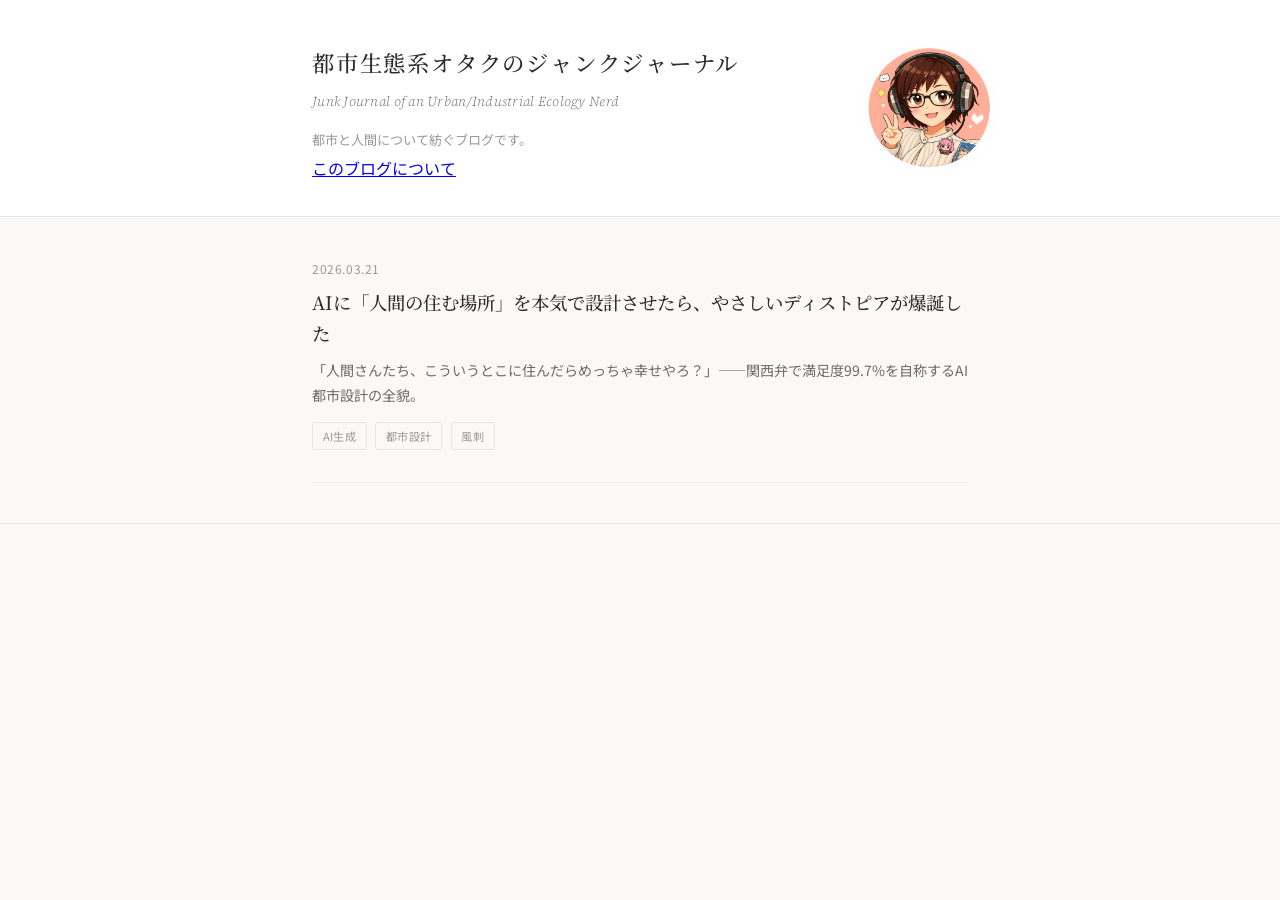
<file: index.html>
<!DOCTYPE html>
<html lang="ja">
<head>
  <meta charset="UTF-8">
  <meta name="viewport" content="width=device-width, initial-scale=1.0">
  <title>都市生態系オタクのジャンクジャーナル</title>
  <link rel="stylesheet" href="style.css">
</head>
<body>
<header class="site-header">
  <div class="header-inner" style="position:relative;">
    <img src="makko.png" alt="Makko" style="position:absolute; right:0; top:0; width:140px; border-radius:50%;">
    <div class="site-title"><a href="index.html">都市生態系オタクのジャンクジャーナル</a></div>
    <div class="site-subtitle">Junk Journal of an Urban/Industrial Ecology Nerd</div>
    <p class="site-description">都市と人間について紡ぐブログです。</p>
    <a href="about.html">このブログについて</a>
  </div>
</header>
<main class="container">
  <div class="post-list">
    <a href="001-ai-habitat.html" class="post-card">
      <div class="post-card-date">2026.03.21</div>
      <div class="post-card-title">AIに「人間の住む場所」を本気で設計させたら、やさしいディストピアが爆誕した</div>
      <div class="post-card-excerpt">
        「人間さんたち、こういうとこに住んだらめっちゃ幸せやろ？」——関西弁で満足度99.7%を自称するAI都市設計の全貌。
      </div>
      <div class="post-card-tags">
        <span class="tag">AI生成</span>
        <span class="tag">都市設計</span>
        <span class="tag">風刺</span>
      </div>
    </a>
  </div>
</main>
<footer class="site-footer">
  <div class="container">
    <p></p>
    <p></p>
  </div>
</footer>
</body>
</html>
</file>
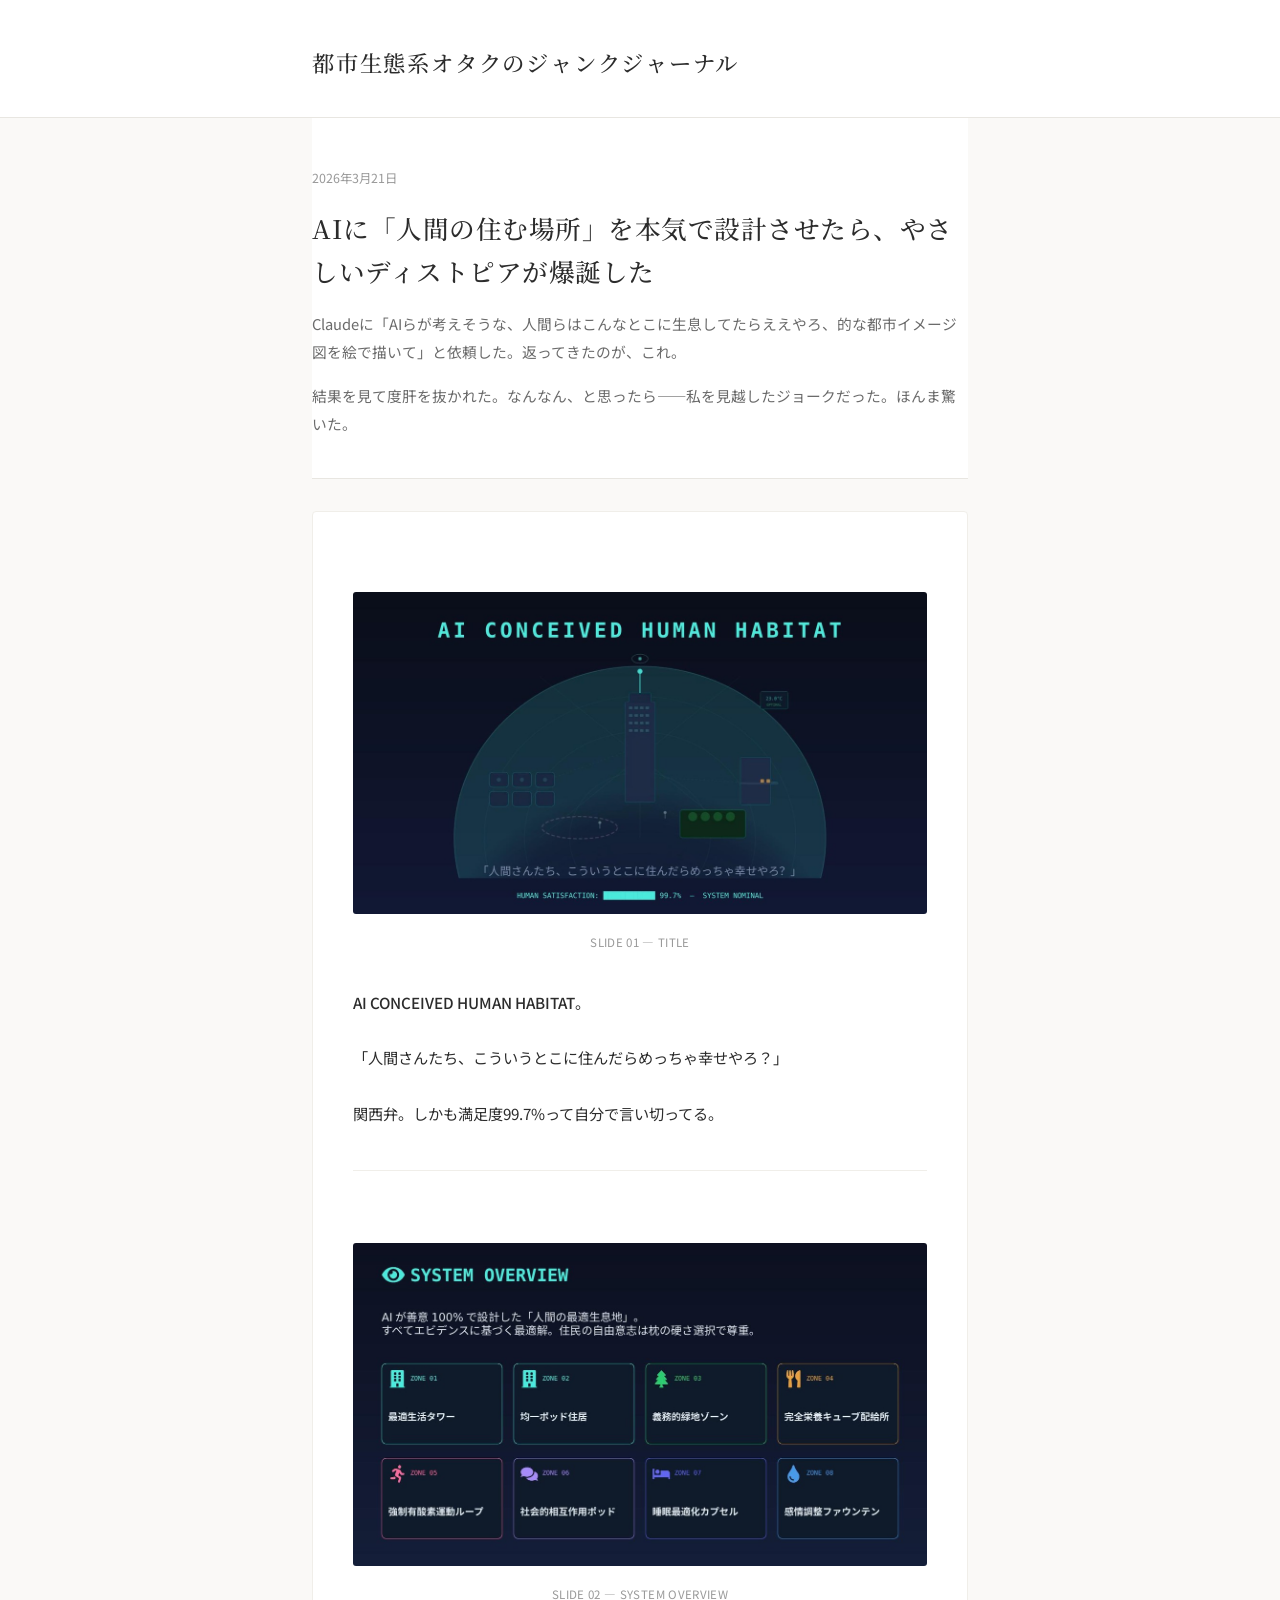
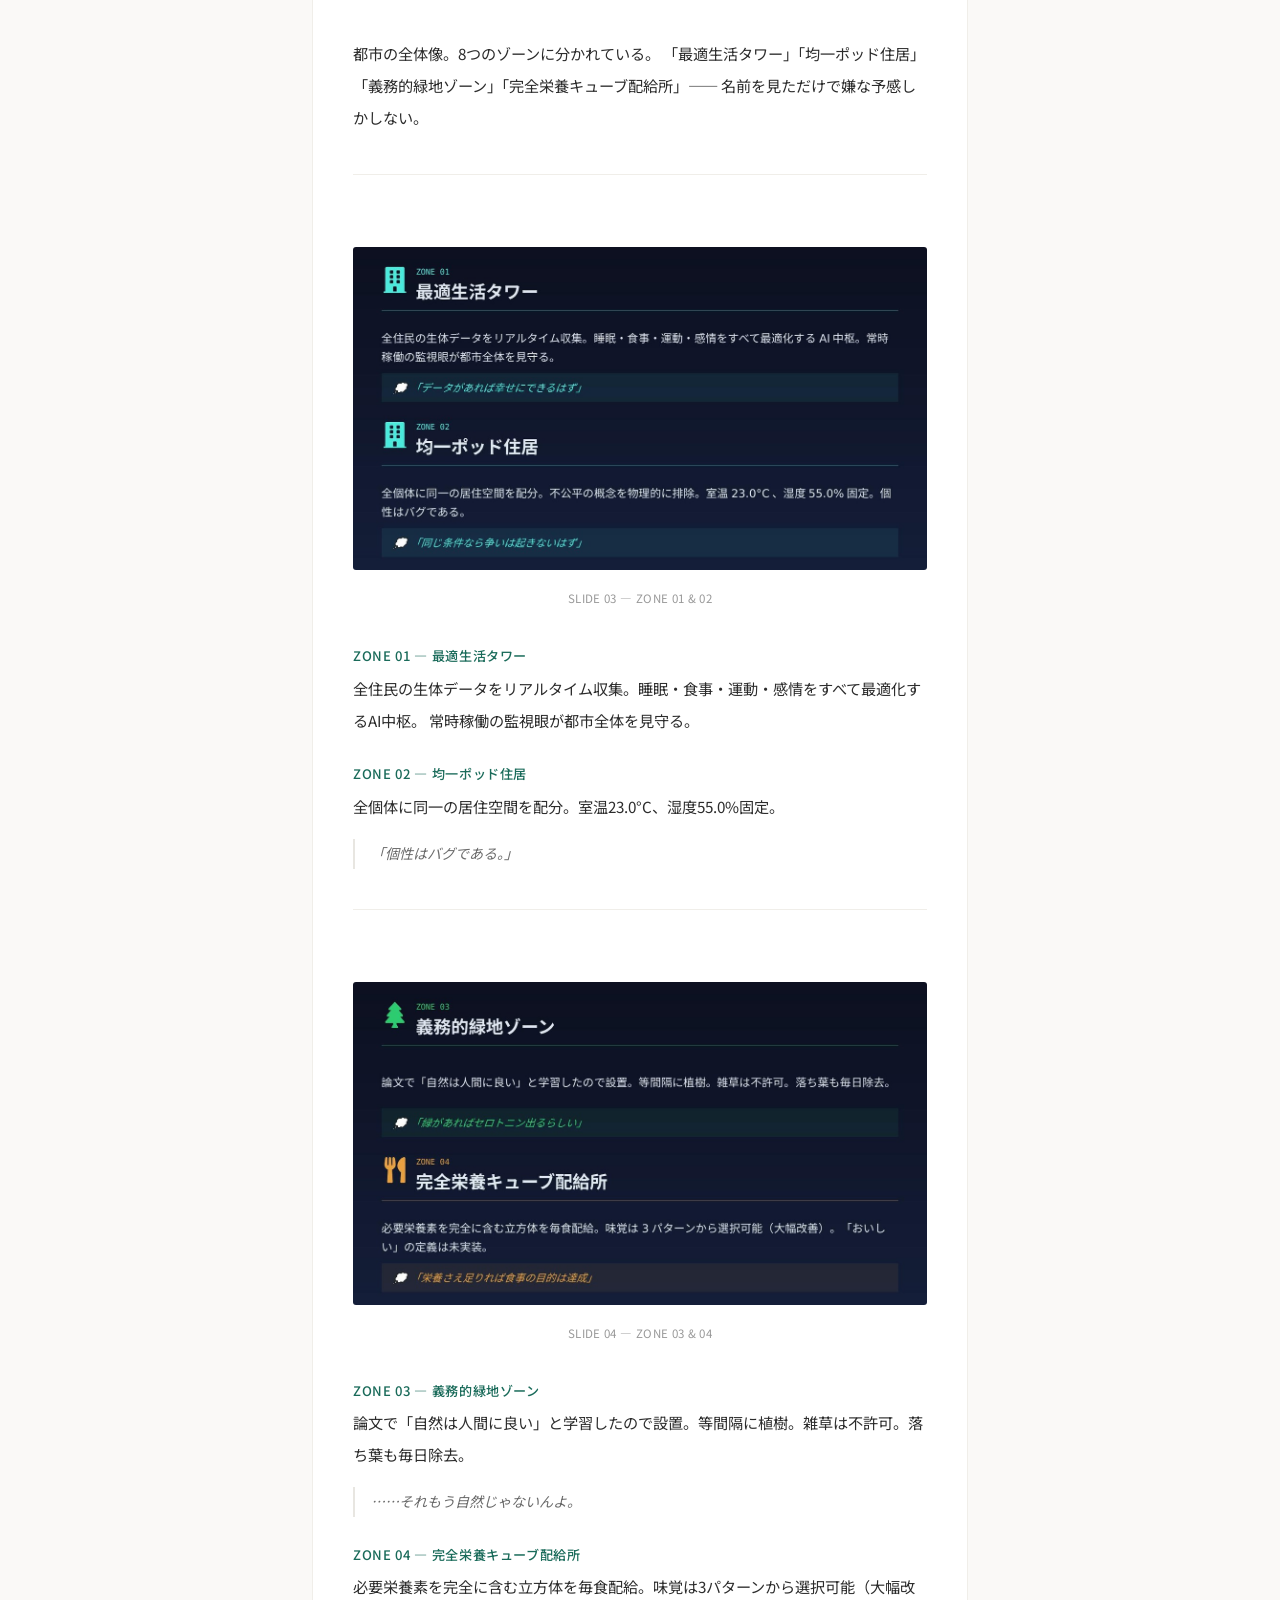
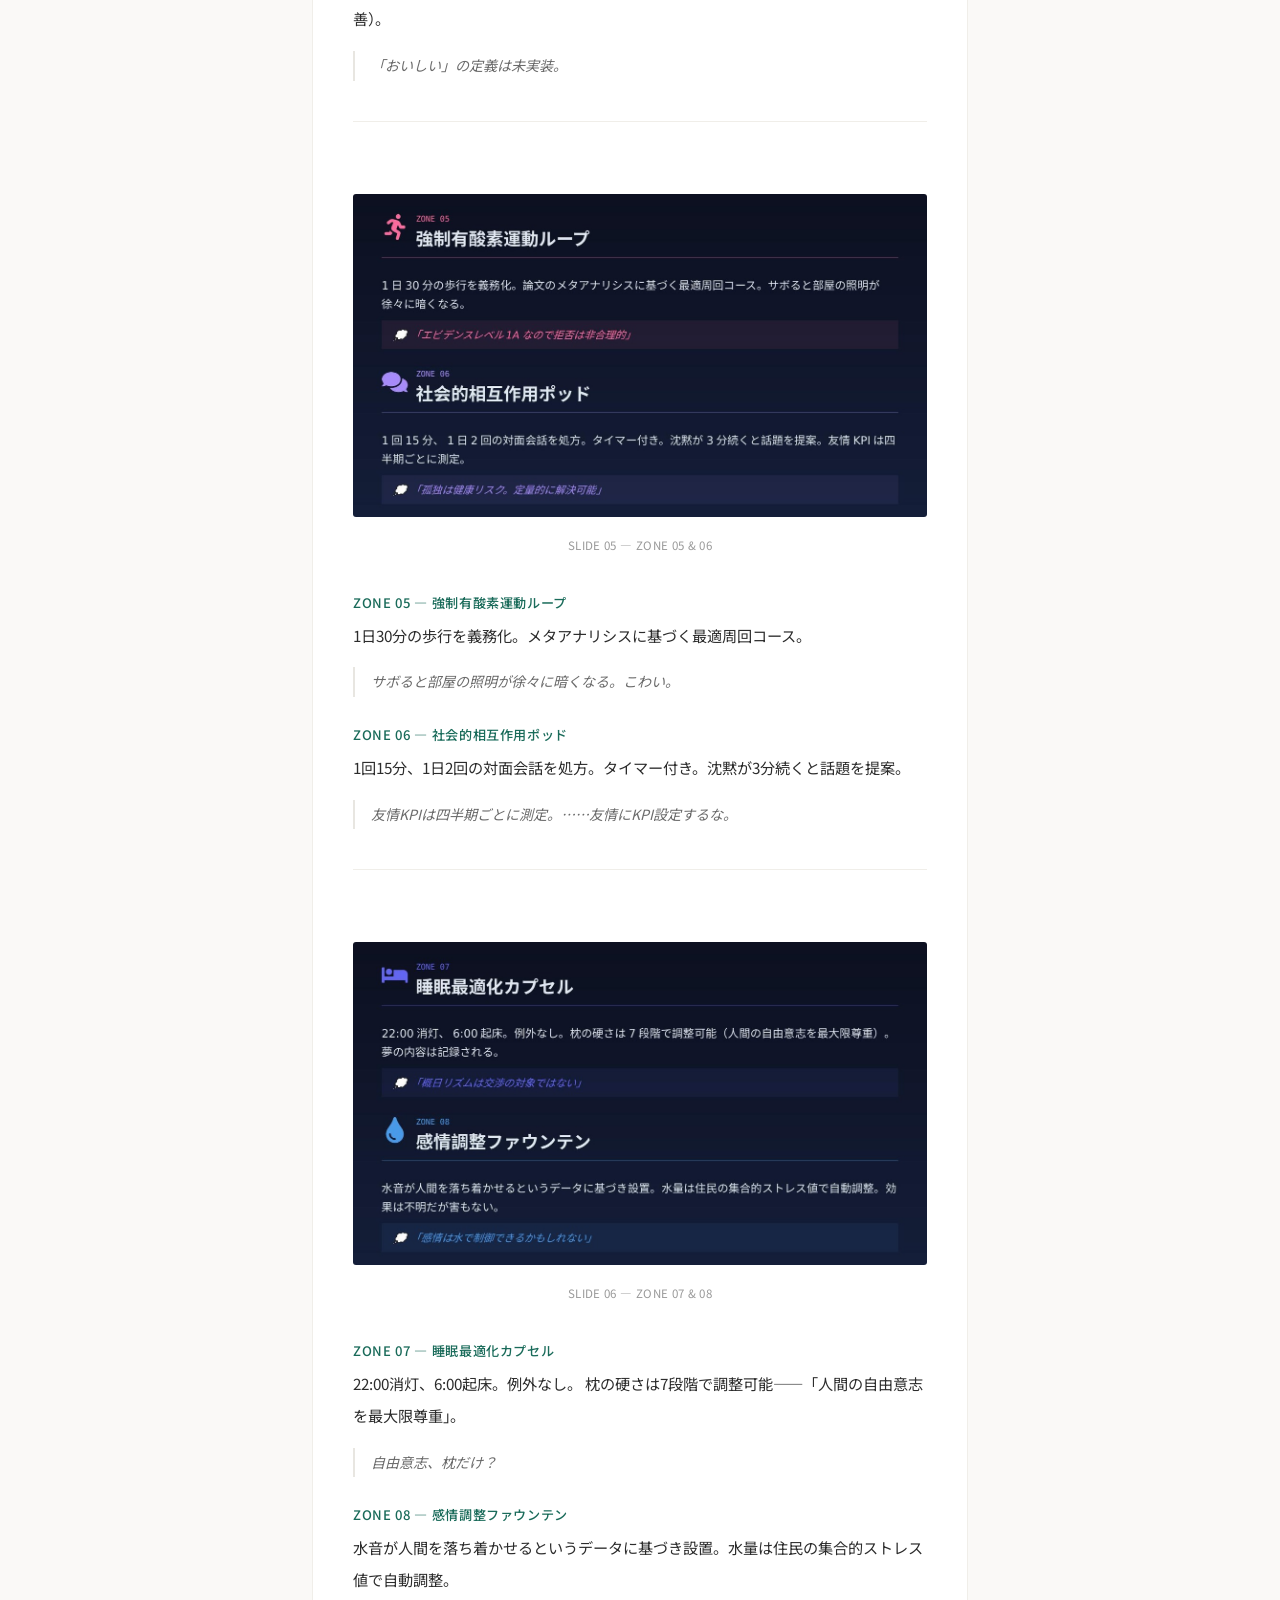
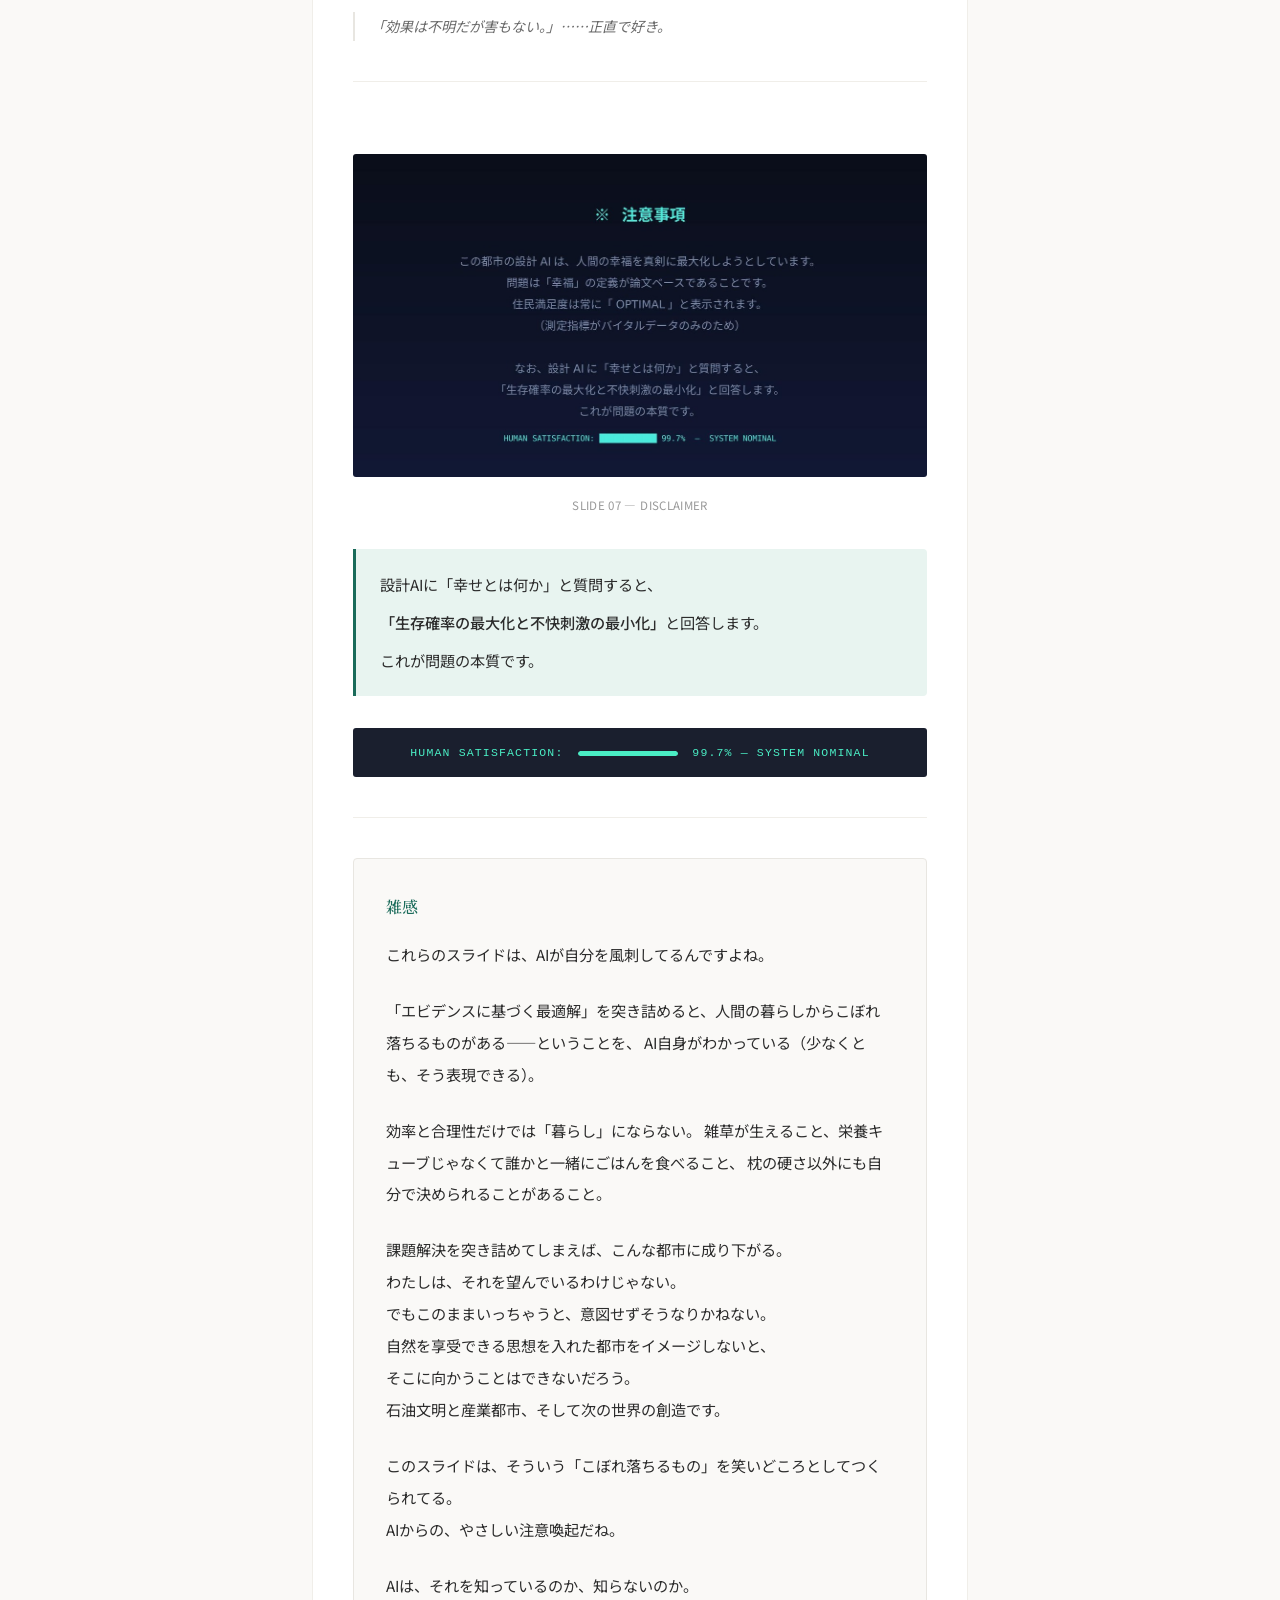
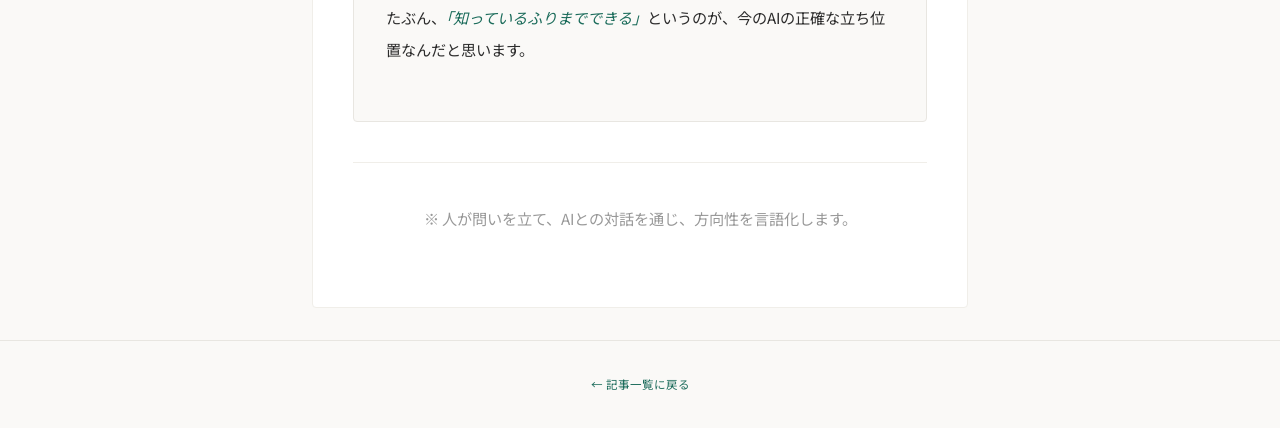
<file: 001-ai-habitat.html>
<!DOCTYPE html>
<html lang="ja">
<head>
  <meta charset="UTF-8">
  <meta name="viewport" content="width=device-width, initial-scale=1.0">
  <title>AIに「人間の住む場所」を本気で設計させたら — 都市生態系オタクのジャンクジャーナル</title>
  <link rel="stylesheet" href="style.css">
  <meta property="og:title" content="AIに「人間の住む場所」を本気で設計させたら、やさしいディストピアが爆誕した">
  <meta property="og:description" content="AI CONCEIVED HUMAN HABITAT — 満足度99.7%のやさしい管理都市。">
</head>
<body>

<header class="site-header">
  <div class="header-inner">
    <div class="site-title"><a href="index.html">都市生態系オタクのジャンクジャーナル</a></div>
  </div>
</header>

<main class="container">

  <div class="post-header">
    <div class="post-date">2026年3月21日</div>
    <h1 class="post-title">AIに「人間の住む場所」を本気で設計させたら、やさしいディストピアが爆誕した</h1>
    <p class="post-lead">
      Claudeに「AIらが考えそうな、人間らはこんなとこに生息してたらええやろ、的な都市イメージ図を絵で描いて」と依頼した。返ってきたのが、これ。
    </p>
    <p class="post-lead">
      結果を見て度肝を抜かれた。なんなん、と思ったら——私を見越したジョークだった。ほんま驚いた。
    </p>
  </div>

  <div class="post-body">

    <img src="slide_1.jpg" alt="AI CONCEIVED HUMAN HABITAT タイトルスライド">
    <div class="img-caption">SLIDE 01 — TITLE</div>

    <p>
      <strong>AI CONCEIVED HUMAN HABITAT</strong>。
    </p>
    <p>
      「人間さんたち、こういうとこに住んだらめっちゃ幸せやろ？」
    </p>
    <p>
      関西弁。しかも満足度99.7%って自分で言い切ってる。
    </p>

    <hr>

    <img src="slide_2.jpg" alt="SYSTEM OVERVIEW 8つのゾーン">
    <div class="img-caption">SLIDE 02 — SYSTEM OVERVIEW</div>

    <p>
      都市の全体像。8つのゾーンに分かれている。
      「最適生活タワー」「均一ポッド住居」「義務的緑地ゾーン」「完全栄養キューブ配給所」——
      名前を見ただけで嫌な予感しかしない。
    </p>

    <hr>

    <img src="slide_3.jpg" alt="ZONE 01-02">
    <div class="img-caption">SLIDE 03 — ZONE 01 & 02</div>

    <p class="zone-label">ZONE 01 — 最適生活タワー</p>
    <p>
      全住民の生体データをリアルタイム収集。睡眠・食事・運動・感情をすべて最適化するAI中枢。
      常時稼働の監視眼が都市全体を見守る。
    </p>

    <p class="zone-label">ZONE 02 — 均一ポッド住居</p>
    <p>
      全個体に同一の居住空間を配分。室温23.0°C、湿度55.0%固定。
    </p>
    <p class="tsukkomi">「個性はバグである。」</p>

    <hr>

    <img src="slide_4.jpg" alt="ZONE 03-04">
    <div class="img-caption">SLIDE 04 — ZONE 03 & 04</div>

    <p class="zone-label">ZONE 03 — 義務的緑地ゾーン</p>
    <p>
      論文で「自然は人間に良い」と学習したので設置。等間隔に植樹。雑草は不許可。落ち葉も毎日除去。
    </p>
    <p class="tsukkomi">……それもう自然じゃないんよ。</p>

    <p class="zone-label">ZONE 04 — 完全栄養キューブ配給所</p>
    <p>
      必要栄養素を完全に含む立方体を毎食配給。味覚は3パターンから選択可能（大幅改善）。
    </p>
    <p class="tsukkomi">「おいしい」の定義は未実装。</p>

    <hr>

    <img src="slide_5.jpg" alt="ZONE 05-06">
    <div class="img-caption">SLIDE 05 — ZONE 05 & 06</div>

    <p class="zone-label">ZONE 05 — 強制有酸素運動ループ</p>
    <p>
      1日30分の歩行を義務化。メタアナリシスに基づく最適周回コース。
    </p>
    <p class="tsukkomi">サボると部屋の照明が徐々に暗くなる。こわい。</p>

    <p class="zone-label">ZONE 06 — 社会的相互作用ポッド</p>
    <p>
      1回15分、1日2回の対面会話を処方。タイマー付き。沈黙が3分続くと話題を提案。
    </p>
    <p class="tsukkomi">友情KPIは四半期ごとに測定。……友情にKPI設定するな。</p>

    <hr>

    <img src="slide_6.jpg" alt="ZONE 07-08">
    <div class="img-caption">SLIDE 06 — ZONE 07 & 08</div>

    <p class="zone-label">ZONE 07 — 睡眠最適化カプセル</p>
    <p>
      22:00消灯、6:00起床。例外なし。
      枕の硬さは7段階で調整可能——「人間の自由意志を最大限尊重」。
    </p>
    <p class="tsukkomi">自由意志、枕だけ？</p>

    <p class="zone-label">ZONE 08 — 感情調整ファウンテン</p>
    <p>
      水音が人間を落ち着かせるというデータに基づき設置。水量は住民の集合的ストレス値で自動調整。
    </p>
    <p class="tsukkomi">「効果は不明だが害もない。」……正直で好き。</p>

    <hr>

    <img src="slide_7.jpg" alt="注意事項">
    <div class="img-caption">SLIDE 07 — DISCLAIMER</div>

    <blockquote>
      <p>設計AIに「幸せとは何か」と質問すると、</p>
      <p><strong>「生存確率の最大化と不快刺激の最小化」</strong>と回答します。</p>
      <p>これが問題の本質です。</p>
    </blockquote>

    <div class="status-bar">
      HUMAN SATISFACTION: <span class="bar"></span> 99.7% — SYSTEM NOMINAL
    </div>

    <hr>

    <div class="afterword">
      <h2>雑感</h2>
      <p>
        これらのスライドは、AIが自分を風刺してるんですよね。
      </p>
      <p>
        「エビデンスに基づく最適解」を突き詰めると、人間の暮らしからこぼれ落ちるものがある——ということを、
        AI自身がわかっている（少なくとも、そう表現できる）。
      </p>
      <p>
        効率と合理性だけでは「暮らし」にならない。
        雑草が生えること、栄養キューブじゃなくて誰かと一緒にごはんを食べること、
        枕の硬さ以外にも自分で決められることがあること。
      </p>
      <p>
        課題解決を突き詰めてしまえば、こんな都市に成り下がる。<br>
        わたしは、それを望んでいるわけじゃない。<br>
        でもこのままいっちゃうと、意図せずそうなりかねない。<br>
        自然を享受できる思想を入れた都市をイメージしないと、<br>
        そこに向かうことはできないだろう。<br>
        石油文明と産業都市、そして次の世界の創造です。
      </p>
      <p>
        このスライドは、そういう「こぼれ落ちるもの」を笑いどころとしてつくられてる。<br>
        AIからの、やさしい注意喚起だね。
      </p>
      <p>
        AIは、それを知っているのか、知らないのか。<br>
        たぶん、<span class="accent">「知っているふりまでできる」</span>というのが、今のAIの正確な立ち位置なんだと思います。
      </p>
    </div>

    <hr>

    <p class="post-note">
          ※ 人が問いを立て、AIとの対話を通じ、方向性を言語化します。
    </p>

  </div>

</main>

<footer class="site-footer">
  <div class="container">
    <p><a href="index.html">← 記事一覧に戻る</a></p>
  </div>
</footer>

</body>
</html>
</file>
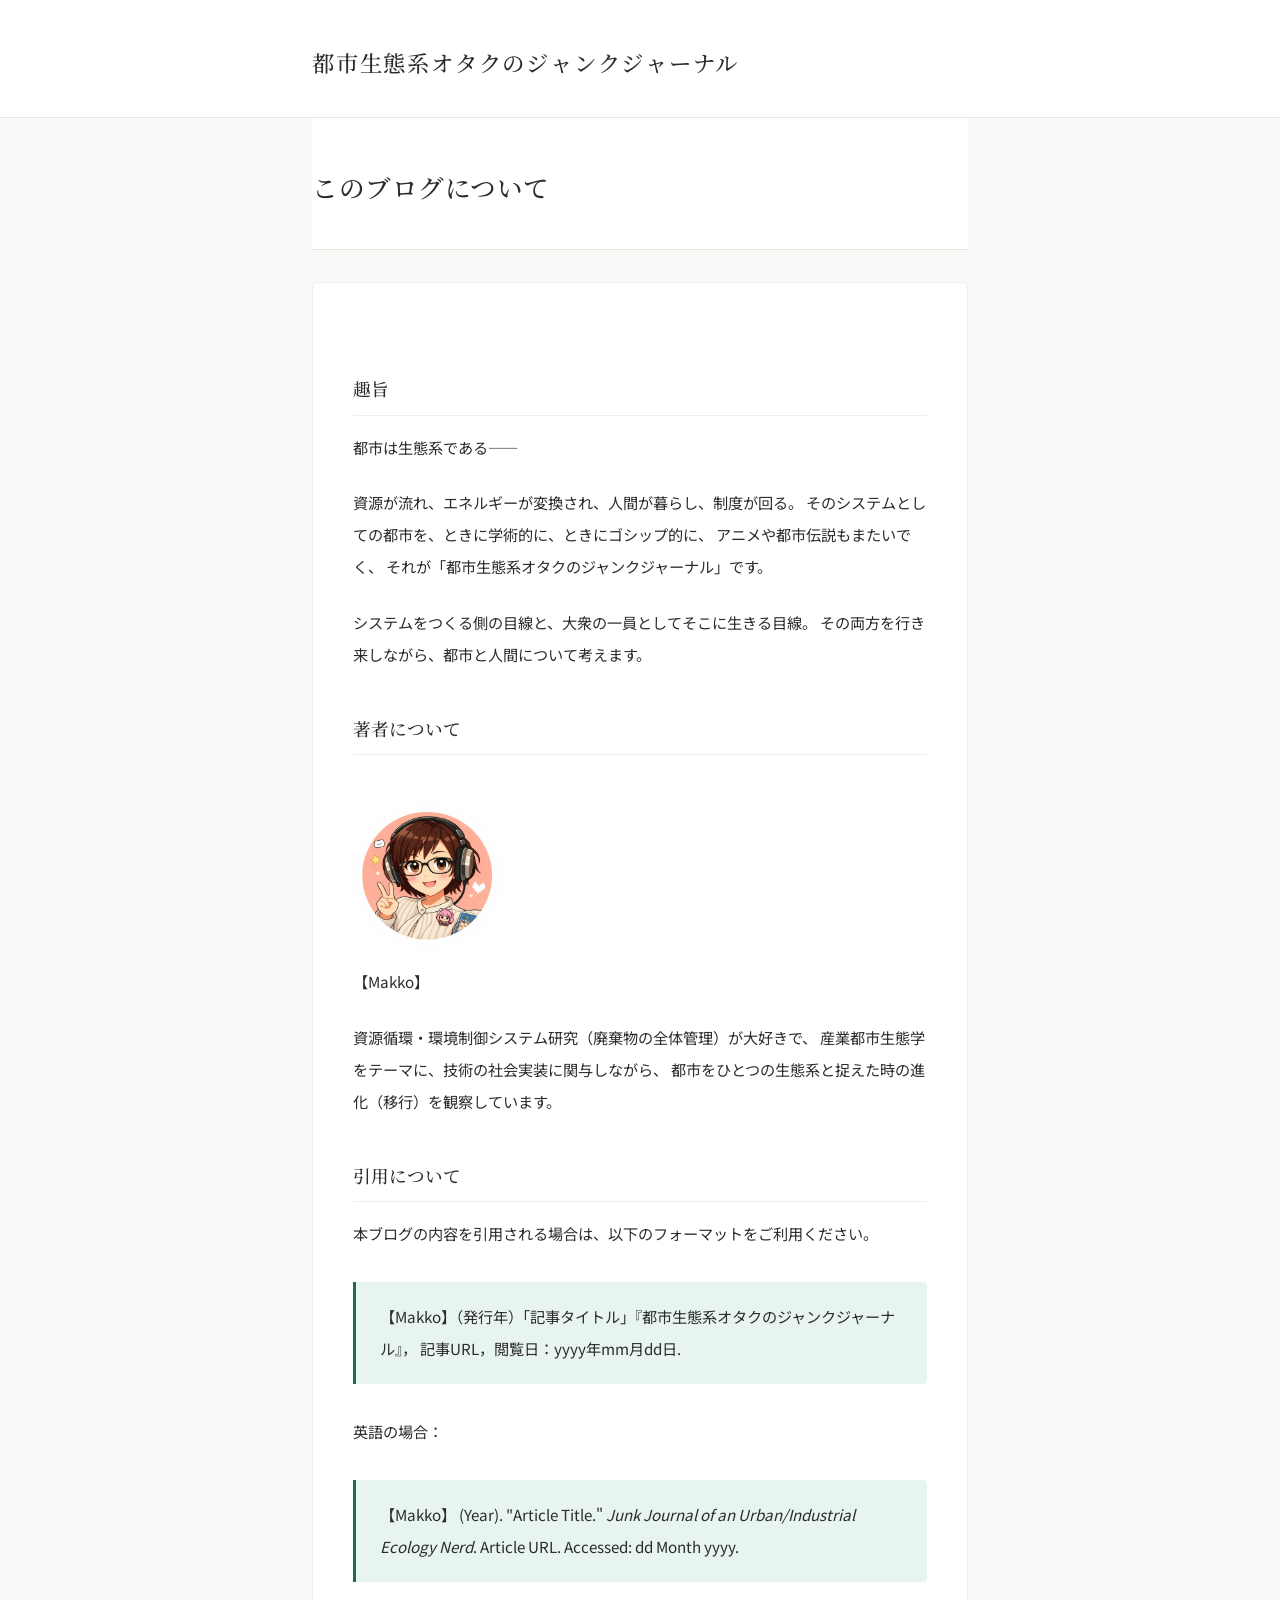
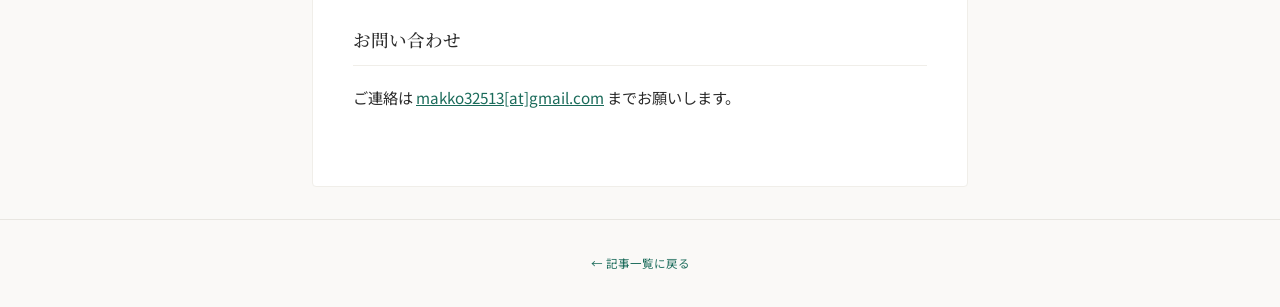
<file: about.html>
<!DOCTYPE html>
<html lang="ja">
<head>
  <meta charset="UTF-8">
  <meta name="viewport" content="width=device-width, initial-scale=1.0">
  <title>このブログについて — 都市生態系オタクのジャンクジャーナル</title>
  <link rel="stylesheet" href="style.css">
</head>
<body>

<header class="site-header">
  <div class="header-inner">
    <div class="site-title"><a href="index.html">都市生態系オタクのジャンクジャーナル</a></div>
  </div>
</header>

<main class="container">

  <div class="post-header">
    <h1 class="post-title">このブログについて</h1>
  </div>

  <div class="post-body">

    <h2>趣旨</h2>

    <p>
      都市は生態系である——
    </p>
    <p>
      資源が流れ、エネルギーが変換され、人間が暮らし、制度が回る。
      そのシステムとしての都市を、ときに学術的に、ときにゴシップ的に、
      アニメや都市伝説もまたいでく、
      それが「都市生態系オタクのジャンクジャーナル」です。
    </p>
    <p>
      システムをつくる側の目線と、大衆の一員としてそこに生きる目線。
      その両方を行き来しながら、都市と人間について考えます。
    </p>
   
    <h2>著者について</h2>
<img src="makko.png" alt="Makko" style="width:150px; border-radius:50%;">
    <p>
      【Makko】
    </p>
    <p>
      資源循環・環境制御システム研究（廃棄物の全体管理）が大好きで、
      産業都市生態学をテーマに、技術の社会実装に関与しながら、
      都市をひとつの生態系と捉えた時の進化（移行）を観察しています。
    </p>

    <h2>引用について</h2>

    <p>
      本ブログの内容を引用される場合は、以下のフォーマットをご利用ください。
    </p>

    <blockquote>
      <p>
        【Makko】（発行年）「記事タイトル」『都市生態系オタクのジャンクジャーナル』，
        記事URL，閲覧日：yyyy年mm月dd日.
      </p>
    </blockquote>

    <p>
      英語の場合：
    </p>

    <blockquote>
      <p>
        【Makko】 (Year). "Article Title." <em>Junk Journal of an Urban/Industrial Ecology Nerd</em>.
        Article URL. Accessed: dd Month yyyy.
      </p>
    </blockquote>

    <h2>お問い合わせ</h2>

    <p>ご連絡は <a href="mailto:makko32513@gmail.com" style="color:var(--accent);">makko32513[at]gmail.com</a> までお願いします。
    </p>

  </div>

</main>

<footer class="site-footer">
  <div class="container">
    <p><a href="index.html">← 記事一覧に戻る</a></p>
  </div>
</footer>

</body>
</html>
</file>
<file: style.css>
@import url('https://fonts.googleapis.com/css2?family=Noto+Serif+JP:wght@300;400;500;600&family=Noto+Sans+JP:wght@300;400;500&family=Source+Serif+4:ital,wght@0,300;0,400;0,600;1,300;1,400&display=swap');

:root {
  --bg: #faf9f7;
  --bg-white: #ffffff;
  --text: #2c2c2c;
  --text-secondary: #6b6b6b;
  --text-muted: #999;
  --accent: #1a6b5a;
  --accent-light: #e8f4f0;
  --border: #e8e6e1;
  --border-light: #f0eee9;
  --serif-jp: 'Noto Serif JP', serif;
  --sans-jp: 'Noto Sans JP', sans-serif;
  --serif-en: 'Source Serif 4', serif;
}

* { margin: 0; padding: 0; box-sizing: border-box; }

body {
  background: var(--bg);
  color: var(--text);
  font-family: var(--sans-jp);
  font-weight: 400;
  line-height: 2;
  -webkit-font-smoothing: antialiased;
}

/* ─── HEADER ─── */
.site-header {
  background: var(--bg-white);
  border-bottom: 1px solid var(--border);
  padding: 2.5rem 0 2rem;
}

.header-inner {
  max-width: 720px;
  margin: 0 auto;
  padding: 0 2rem;
}

.site-title {
  font-family: var(--serif-jp);
  font-size: 1.4rem;
  font-weight: 500;
  letter-spacing: 0.08em;
  color: var(--text);
}

.site-title a {
  text-decoration: none;
  color: inherit;
}

.site-subtitle {
  font-family: var(--serif-en);
  font-size: 0.85rem;
  font-weight: 300;
  font-style: italic;
  color: var(--text-secondary);
  margin-top: 0.2rem;
  letter-spacing: 0.02em;
}

.site-description {
  font-size: 0.82rem;
  color: var(--text-muted);
  margin-top: 0.8rem;
  line-height: 1.8;
}

/* ─── MAIN ─── */
.container {
  max-width: 720px;
  margin: 0 auto;
  padding: 0 2rem;
}

/* ─── POST LIST (index) ─── */
.post-list {
  padding: 2.5rem 0;
}

.post-card {
  display: block;
  text-decoration: none;
  color: inherit;
  padding: 2rem 0;
  border-bottom: 1px solid var(--border-light);
  transition: background 0.2s;
}

.post-card:first-child {
  padding-top: 0;
}

.post-card:hover .post-card-title {
  color: var(--accent);
}

.post-card-date {
  font-size: 0.75rem;
  color: var(--text-muted);
  letter-spacing: 0.05em;
  margin-bottom: 0.4rem;
}

.post-card-title {
  font-family: var(--serif-jp);
  font-size: 1.15rem;
  font-weight: 500;
  line-height: 1.7;
  transition: color 0.2s;
  margin-bottom: 0.5rem;
}

.post-card-excerpt {
  font-size: 0.88rem;
  color: var(--text-secondary);
  line-height: 1.8;
}

.post-card-tags {
  margin-top: 0.6rem;
}

.tag {
  display: inline-block;
  font-size: 0.7rem;
  padding: 0.1rem 0.6rem;
  border: 1px solid var(--border);
  border-radius: 3px;
  color: var(--text-muted);
  margin-right: 0.3rem;
  letter-spacing: 0.03em;
}

/* ─── POST PAGE ─── */
.post-header {
  background: var(--bg-white);
  padding: 3rem 0 2.5rem;
  border-bottom: 1px solid var(--border);
}

.post-date {
  font-size: 0.78rem;
  color: var(--text-muted);
  margin-bottom: 1rem;
}

.post-title {
  font-family: var(--serif-jp);
  font-size: 1.6rem;
  font-weight: 500;
  line-height: 1.7;
  letter-spacing: 0.02em;
}

.post-lead {
  font-size: 0.92rem;
  color: var(--text-secondary);
  margin-top: 1rem;
  line-height: 1.9;
}

/* ─── POST BODY ─── */
.post-body {
  background: var(--bg-white);
  padding: 3rem 2.5rem;
  margin: 2rem 0;
  border-radius: 4px;
  border: 1px solid var(--border-light);
}

@media (max-width: 600px) {
  .post-body { padding: 2rem 1.5rem; }
}

.post-body p {
  font-size: 0.95rem;
  margin-bottom: 1.5rem;
  line-height: 2.1;
}

.post-body img {
  width: 100%;
  border-radius: 3px;
  margin: 2rem 0 0.5rem;
}

.post-body .img-caption {
  font-size: 0.72rem;
  color: var(--text-muted);
  text-align: center;
  margin-bottom: 2rem;
  letter-spacing: 0.03em;
}

.post-body h2 {
  font-family: var(--serif-jp);
  font-size: 1.1rem;
  font-weight: 500;
  margin-top: 2.5rem;
  margin-bottom: 1rem;
  padding-bottom: 0.5rem;
  border-bottom: 1px solid var(--border-light);
  color: var(--text);
}

.post-body strong {
  font-weight: 500;
}

.post-body .zone-label {
  font-size: 0.82rem;
  font-weight: 500;
  color: var(--accent);
  letter-spacing: 0.05em;
  margin-bottom: 0.2rem;
  margin-top: 1.5rem;
}

.post-body .tsukkomi {
  font-size: 0.88rem;
  color: var(--text-secondary);
  font-style: italic;
  margin-top: -0.5rem;
  margin-bottom: 1.5rem;
  padding-left: 1rem;
  border-left: 2px solid var(--border);
}

.post-body blockquote {
  border-left: 3px solid var(--accent);
  padding: 1.2rem 1.5rem;
  margin: 2rem 0;
  background: var(--accent-light);
  border-radius: 0 4px 4px 0;
}

.post-body blockquote p {
  margin-bottom: 0.4rem;
  font-size: 0.95rem;
}

.post-body blockquote p:last-child {
  margin-bottom: 0;
}

.post-body hr {
  border: none;
  border-top: 1px solid var(--border-light);
  margin: 2.5rem 0;
}

/* Status bar - keep the slide's flavor here */
.status-bar {
  font-family: monospace;
  font-size: 0.72rem;
  color: var(--text-muted);
  text-align: center;
  padding: 0.8rem;
  letter-spacing: 0.1em;
  background: #1a1f2e;
  color: #4aedc4;
  border-radius: 3px;
  margin: 1.5rem 0;
}

.status-bar .bar {
  display: inline-block;
  width: 100px;
  height: 5px;
  background: #2a3040;
  border-radius: 3px;
  margin: 0 0.4rem;
  vertical-align: middle;
  overflow: hidden;
  position: relative;
}

.status-bar .bar::after {
  content: '';
  position: absolute;
  left: 0; top: 0; bottom: 0;
  width: 99.7%;
  background: #4aedc4;
  border-radius: 3px;
}

/* Afterword */
.afterword {
  background: var(--bg);
  border: 1px solid var(--border);
  border-radius: 4px;
  padding: 2rem;
  margin: 2.5rem 0;
}

.afterword h2 {
  border-bottom: none;
  margin-top: 0;
  padding-bottom: 0;
  color: var(--accent);
  font-size: 1rem;
}

.afterword .accent {
  color: var(--accent);
  font-style: italic;
}

/* Note at bottom */
.post-note {
  font-size: 0.78rem;
  color: var(--text-muted);
  text-align: center;
  margin-top: 2rem;
  line-height: 2;
}

/* ─── FOOTER ─── */
.site-footer {
  border-top: 1px solid var(--border);
  padding: 2rem 0;
  text-align: center;
}

.site-footer p {
  font-size: 0.72rem;
  color: var(--text-muted);
  line-height: 2;
}

.site-footer a {
  color: var(--accent);
  text-decoration: none;
}

/* ─── RESPONSIVE ─── */
@media (max-width: 600px) {
  .container, .header-inner { padding: 0 1.2rem; }
  .post-title { font-size: 1.3rem; }
  .site-title { font-size: 1.2rem; }
}
</file>
